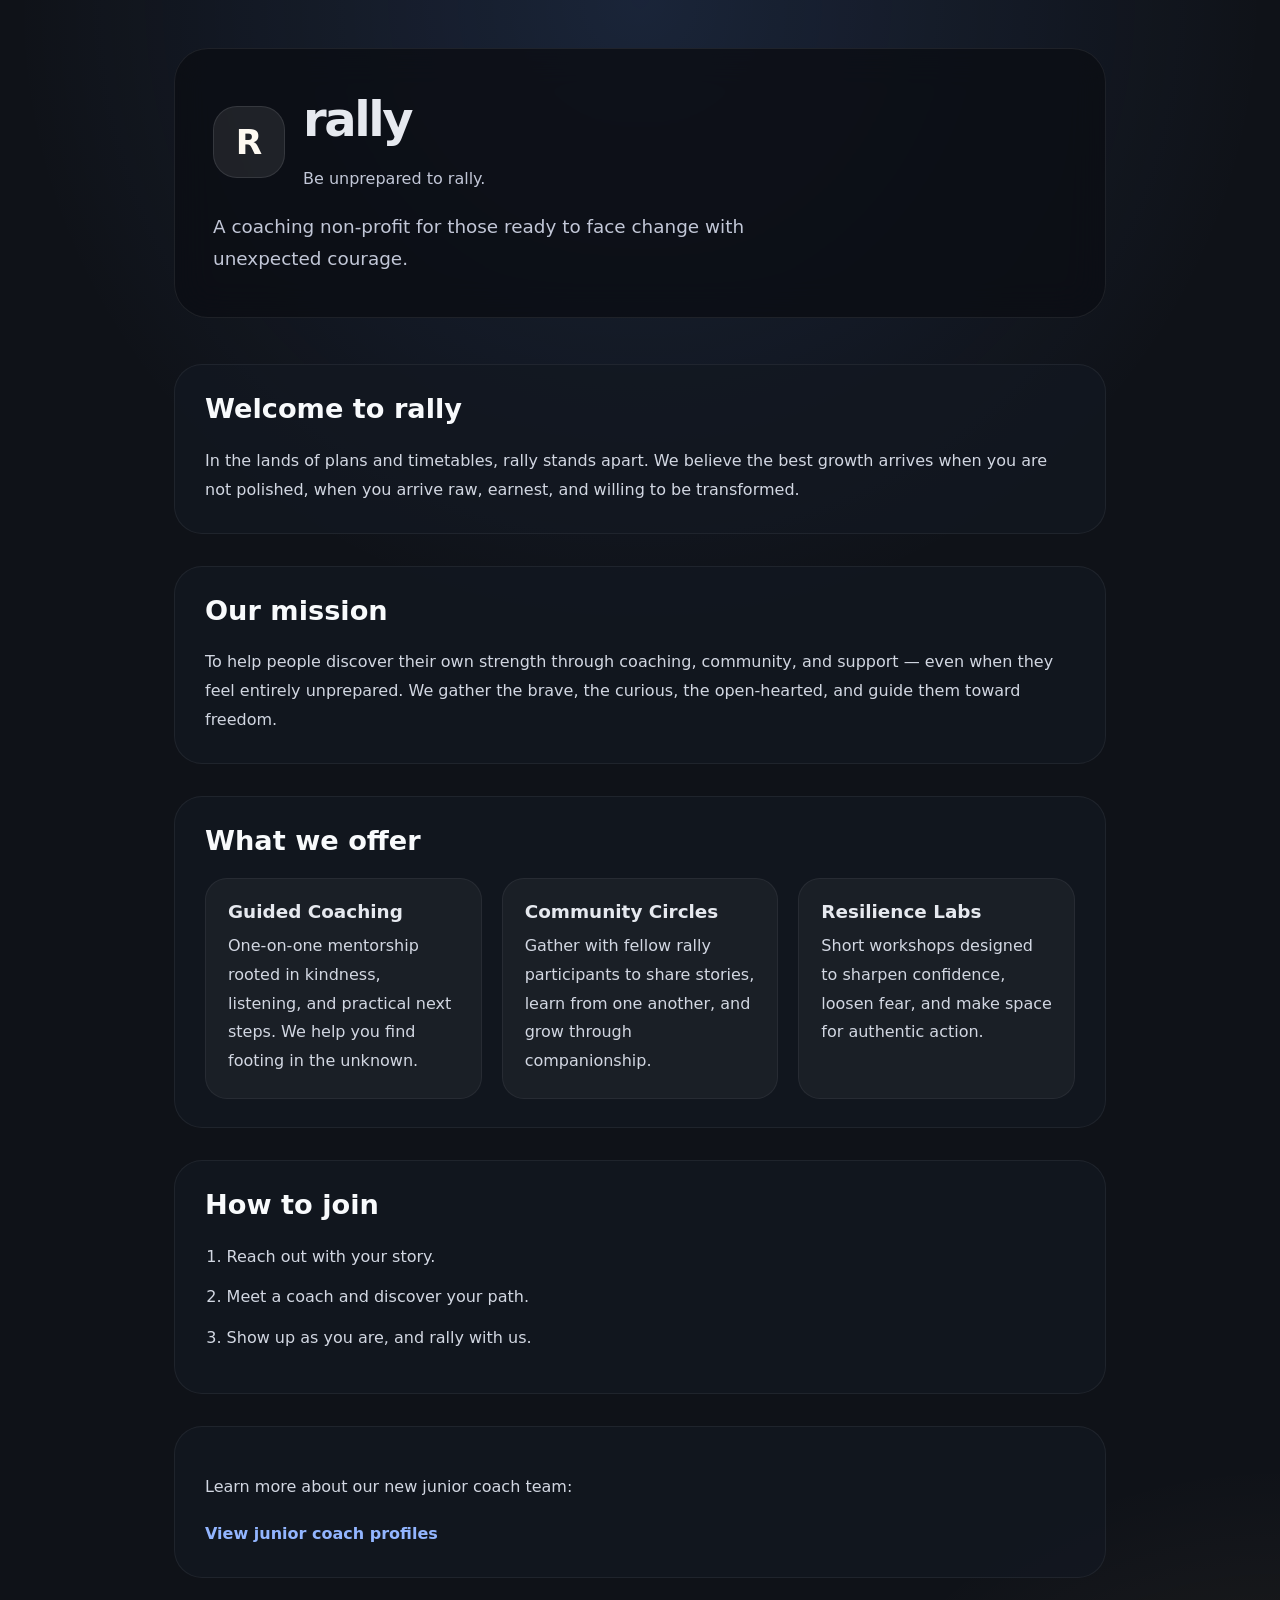
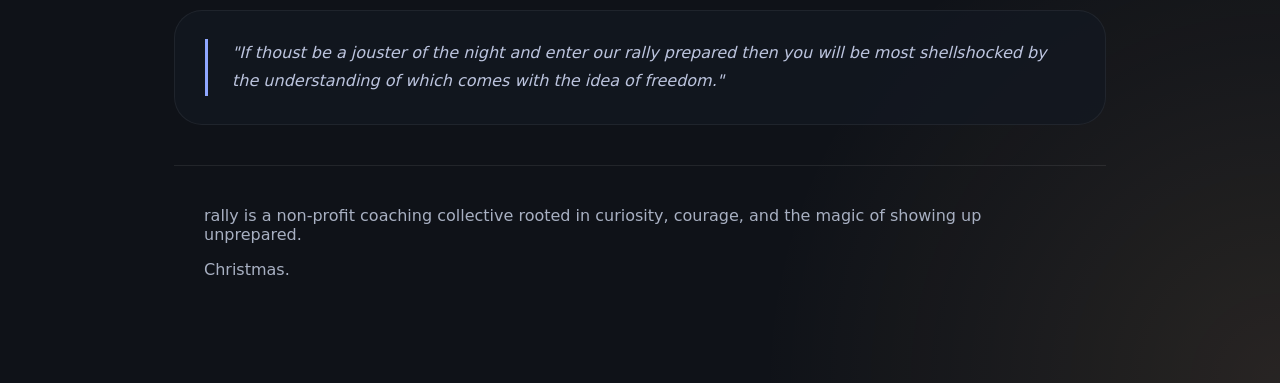
<file: index.html>
<!DOCTYPE html>
<html lang="en">
<head>
  <meta charset="UTF-8" />
  <meta name="viewport" content="width=device-width, initial-scale=1.0" />
  <title>rally | coaching for the unprepared</title>
  <link rel="stylesheet" href="styles.css" />
</head>
<body>
  <div class="page-wrap">
    <header class="banner">
      <div class="brand">
        <span class="crest">R</span>
        <div>
          <h1>rally</h1>
          <p>Be unprepared to rally.</p>
        </div>
      </div>
      <p class="lead">A coaching non-profit for those ready to face change with unexpected courage.</p>
    </header>

    <main>
      <section class="section intro">
        <h2>Welcome to rally</h2>
        <p>In the lands of plans and timetables, rally stands apart. We believe the best growth arrives when you are not polished, when you arrive raw, earnest, and willing to be transformed.</p>
      </section>

      <section class="section mission">
        <h2>Our mission</h2>
        <p>To help people discover their own strength through coaching, community, and support — even when they feel entirely unprepared. We gather the brave, the curious, the open-hearted, and guide them toward freedom.</p>
      </section>

      <section class="section programs">
        <h2>What we offer</h2>
        <div class="cards">
          <article class="card">
            <h3>Guided Coaching</h3>
            <p>One-on-one mentorship rooted in kindness, listening, and practical next steps. We help you find footing in the unknown.</p>
          </article>
          <article class="card">
            <h3>Community Circles</h3>
            <p>Gather with fellow rally participants to share stories, learn from one another, and grow through companionship.</p>
          </article>
          <article class="card">
            <h3>Resilience Labs</h3>
            <p>Short workshops designed to sharpen confidence, loosen fear, and make space for authentic action.</p>
          </article>
        </div>
      </section>

      <section class="section how">
        <h2>How to join</h2>
        <ol>
          <li>Reach out with your story.</li>
          <li>Meet a coach and discover your path.</li>
          <li>Show up as you are, and rally with us.</li>
        </ol>
      </section>

      <section class="section action">
        <p>Learn more about our new junior coach team:</p>
        <p><a class="link" href="junior-coaches.html">View junior coach profiles</a></p>
      </section>

      <section class="section quote">
        <blockquote>"If thoust be a jouster of the night and enter our rally prepared then you will be most shellshocked by the understanding of which comes with the idea of freedom."</blockquote>
      </section>
    </main>

    <footer class="footer">
      <p>rally is a non-profit coaching collective rooted in curiosity, courage, and the magic of showing up unprepared.</p>
      <p>Christmas.</p>
    </footer>
  </div>
</body>
</html>
</file>
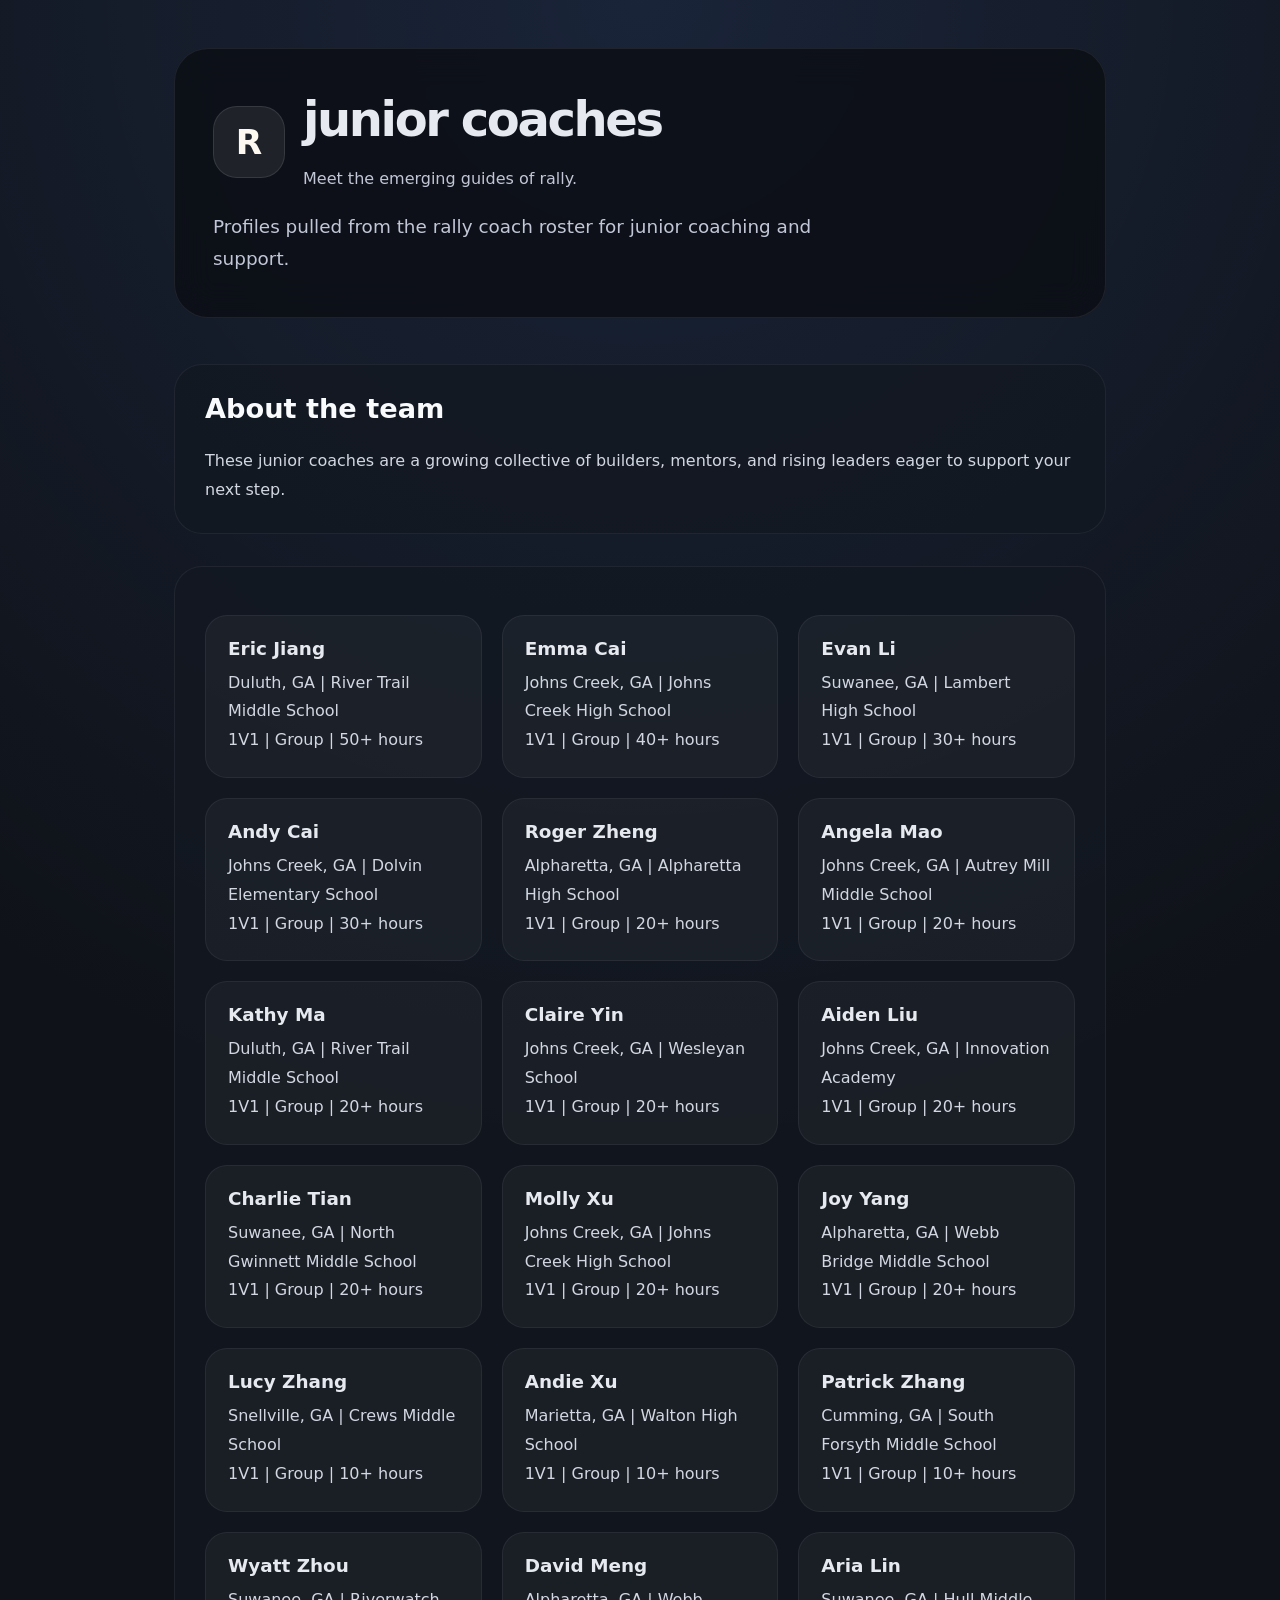
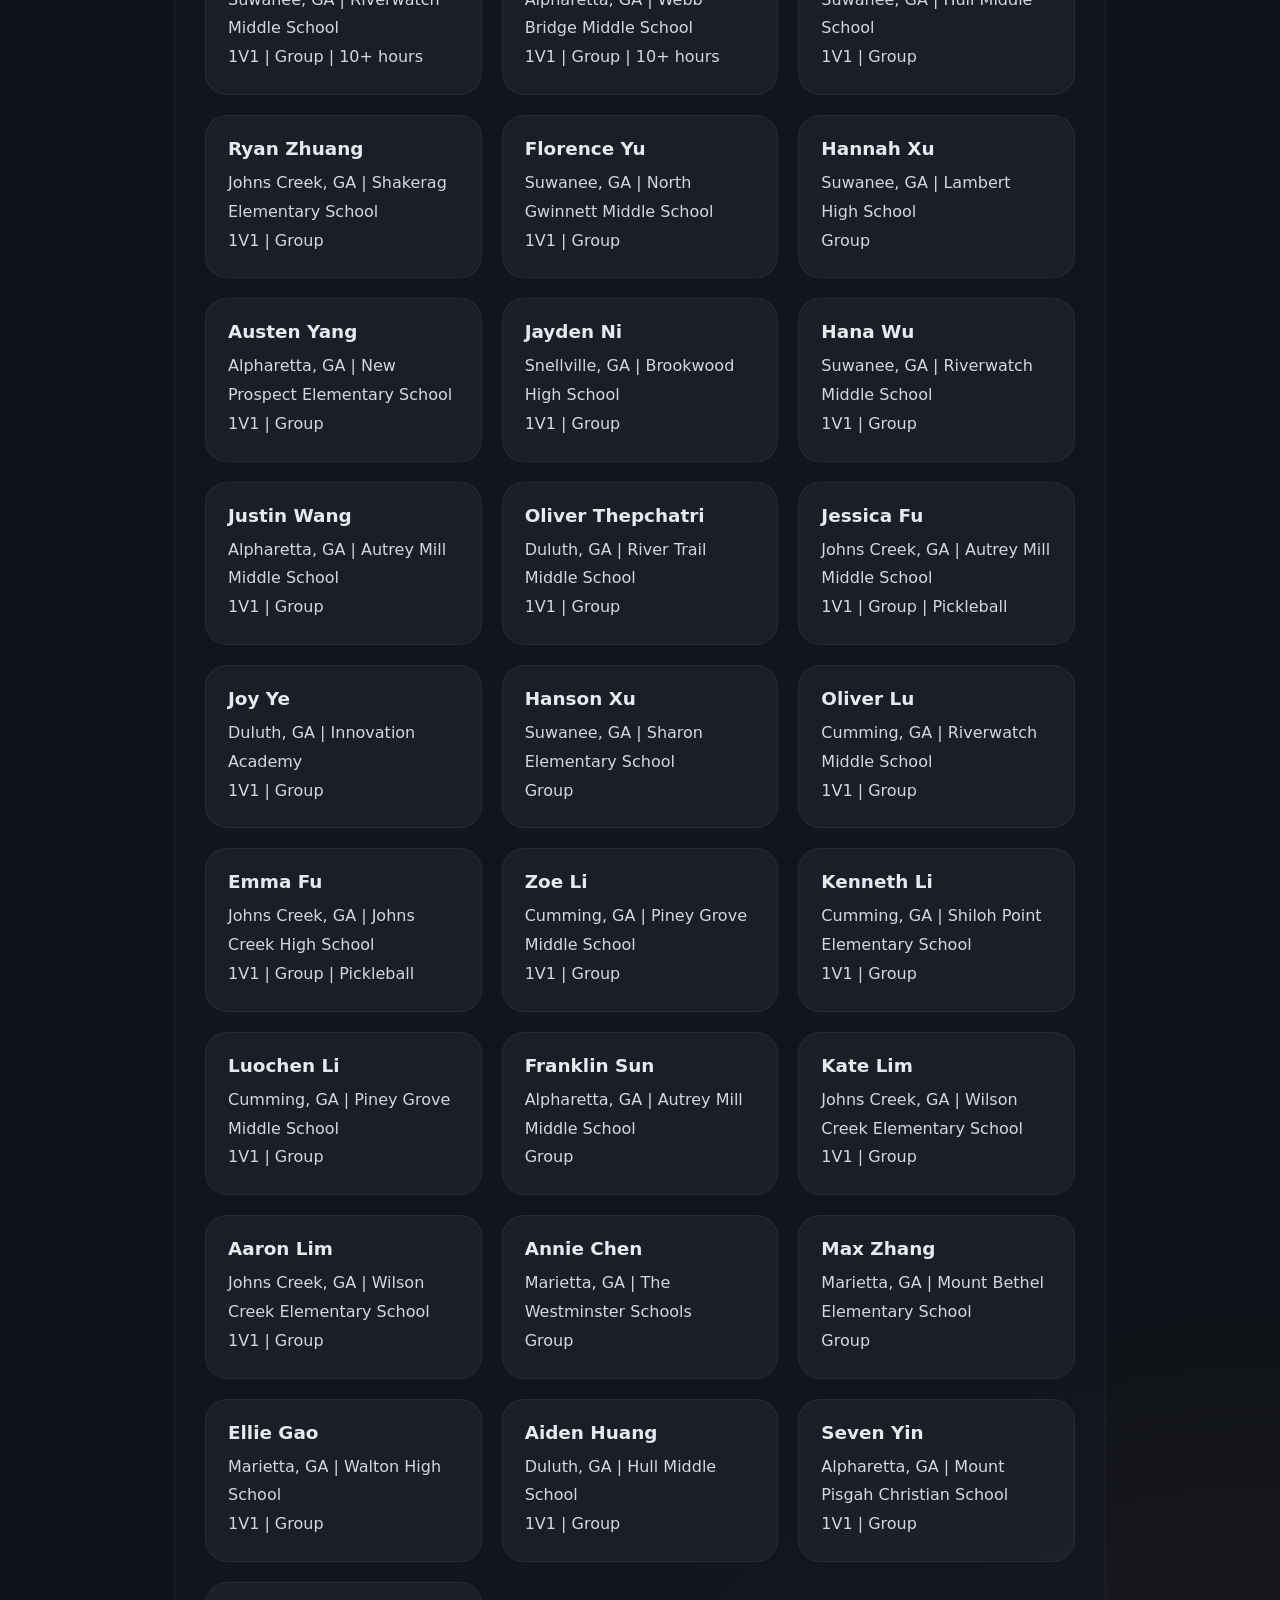
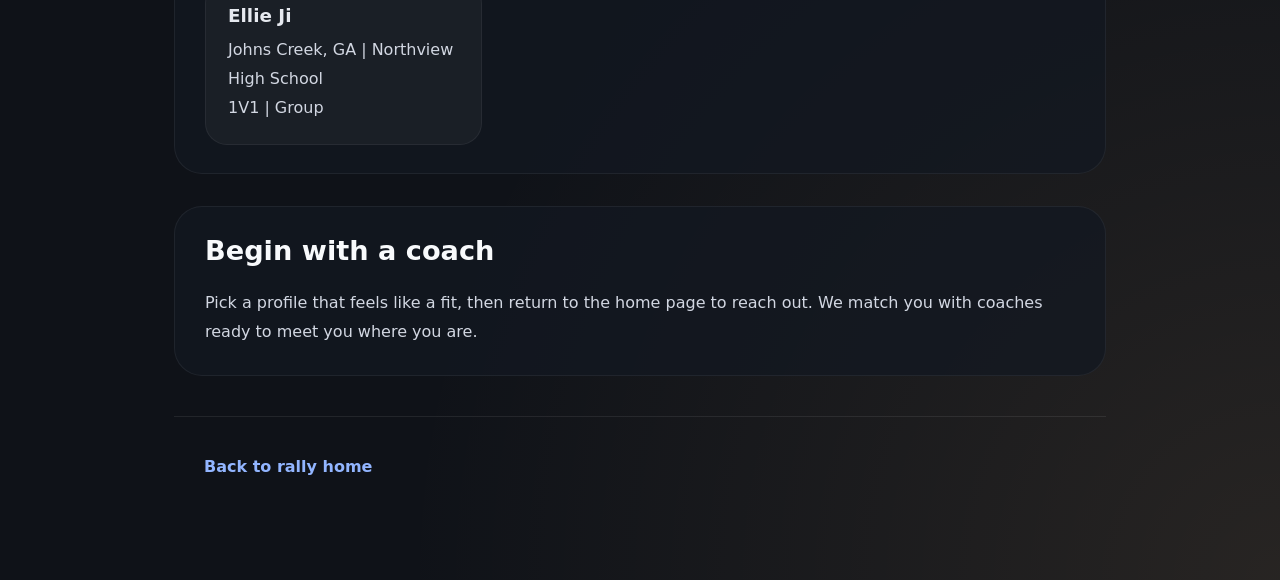
<file: junior-coaches.html>
<!DOCTYPE html>
<html lang="en">
<head>
  <meta charset="UTF-8" />
  <meta name="viewport" content="width=device-width, initial-scale=1.0" />
  <title>rally | junior coach profiles</title>
  <link rel="stylesheet" href="styles.css" />
</head>
<body>
  <div class="page-wrap">
    <header class="banner">
      <div class="brand">
        <span class="crest">R</span>
        <div>
          <h1>junior coaches</h1>
          <p>Meet the emerging guides of rally.</p>
        </div>
      </div>
      <p class="lead">Profiles pulled from the rally coach roster for junior coaching and support.</p>
    </header>

    <main>
      <section class="section intro">
        <h2>About the team</h2>
        <p>These junior coaches are a growing collective of builders, mentors, and rising leaders eager to support your next step.</p>
      </section>

      <section class="section profiles">
        <div class="cards">
          <article class="card">
            <h3>Eric Jiang</h3>
            <p>Duluth, GA | River Trail Middle School</p>
            <p class="coach-meta">1V1 | Group | 50+ hours</p>
          </article>
          <article class="card">
            <h3>Emma Cai</h3>
            <p>Johns Creek, GA | Johns Creek High School</p>
            <p class="coach-meta">1V1 | Group | 40+ hours</p>
          </article>
          <article class="card">
            <h3>Evan Li</h3>
            <p>Suwanee, GA | Lambert High School</p>
            <p class="coach-meta">1V1 | Group | 30+ hours</p>
          </article>
          <article class="card">
            <h3>Andy Cai</h3>
            <p>Johns Creek, GA | Dolvin Elementary School</p>
            <p class="coach-meta">1V1 | Group | 30+ hours</p>
          </article>
          <article class="card">
            <h3>Roger Zheng</h3>
            <p>Alpharetta, GA | Alpharetta High School</p>
            <p class="coach-meta">1V1 | Group | 20+ hours</p>
          </article>
          <article class="card">
            <h3>Angela Mao</h3>
            <p>Johns Creek, GA | Autrey Mill Middle School</p>
            <p class="coach-meta">1V1 | Group | 20+ hours</p>
          </article>
          <article class="card">
            <h3>Kathy Ma</h3>
            <p>Duluth, GA | River Trail Middle School</p>
            <p class="coach-meta">1V1 | Group | 20+ hours</p>
          </article>
          <article class="card">
            <h3>Claire Yin</h3>
            <p>Johns Creek, GA | Wesleyan School</p>
            <p class="coach-meta">1V1 | Group | 20+ hours</p>
          </article>
          <article class="card">
            <h3>Aiden Liu</h3>
            <p>Johns Creek, GA | Innovation Academy</p>
            <p class="coach-meta">1V1 | Group | 20+ hours</p>
          </article>
          <article class="card">
            <h3>Charlie Tian</h3>
            <p>Suwanee, GA | North Gwinnett Middle School</p>
            <p class="coach-meta">1V1 | Group | 20+ hours</p>
          </article>
          <article class="card">
            <h3>Molly Xu</h3>
            <p>Johns Creek, GA | Johns Creek High School</p>
            <p class="coach-meta">1V1 | Group | 20+ hours</p>
          </article>
          <article class="card">
            <h3>Joy Yang</h3>
            <p>Alpharetta, GA | Webb Bridge Middle School</p>
            <p class="coach-meta">1V1 | Group | 20+ hours</p>
          </article>
          <article class="card">
            <h3>Lucy Zhang</h3>
            <p>Snellville, GA | Crews Middle School</p>
            <p class="coach-meta">1V1 | Group | 10+ hours</p>
          </article>
          <article class="card">
            <h3>Andie Xu</h3>
            <p>Marietta, GA | Walton High School</p>
            <p class="coach-meta">1V1 | Group | 10+ hours</p>
          </article>
          <article class="card">
            <h3>Patrick Zhang</h3>
            <p>Cumming, GA | South Forsyth Middle School</p>
            <p class="coach-meta">1V1 | Group | 10+ hours</p>
          </article>
          <article class="card">
            <h3>Wyatt Zhou</h3>
            <p>Suwanee, GA | Riverwatch Middle School</p>
            <p class="coach-meta">1V1 | Group | 10+ hours</p>
          </article>
          <article class="card">
            <h3>David Meng</h3>
            <p>Alpharetta, GA | Webb Bridge Middle School</p>
            <p class="coach-meta">1V1 | Group | 10+ hours</p>
          </article>
          <article class="card">
            <h3>Aria Lin</h3>
            <p>Suwanee, GA | Hull Middle School</p>
            <p class="coach-meta">1V1 | Group</p>
          </article>
          <article class="card">
            <h3>Ryan Zhuang</h3>
            <p>Johns Creek, GA | Shakerag Elementary School</p>
            <p class="coach-meta">1V1 | Group</p>
          </article>
          <article class="card">
            <h3>Florence Yu</h3>
            <p>Suwanee, GA | North Gwinnett Middle School</p>
            <p class="coach-meta">1V1 | Group</p>
          </article>
          <article class="card">
            <h3>Hannah Xu</h3>
            <p>Suwanee, GA | Lambert High School</p>
            <p class="coach-meta">Group</p>
          </article>
          <article class="card">
            <h3>Austen Yang</h3>
            <p>Alpharetta, GA | New Prospect Elementary School</p>
            <p class="coach-meta">1V1 | Group</p>
          </article>
          <article class="card">
            <h3>Jayden Ni</h3>
            <p>Snellville, GA | Brookwood High School</p>
            <p class="coach-meta">1V1 | Group</p>
          </article>
          <article class="card">
            <h3>Hana Wu</h3>
            <p>Suwanee, GA | Riverwatch Middle School</p>
            <p class="coach-meta">1V1 | Group</p>
          </article>
          <article class="card">
            <h3>Justin Wang</h3>
            <p>Alpharetta, GA | Autrey Mill Middle School</p>
            <p class="coach-meta">1V1 | Group</p>
          </article>
          <article class="card">
            <h3>Oliver Thepchatri</h3>
            <p>Duluth, GA | River Trail Middle School</p>
            <p class="coach-meta">1V1 | Group</p>
          </article>
          <article class="card">
            <h3>Jessica Fu</h3>
            <p>Johns Creek, GA | Autrey Mill Middle School</p>
            <p class="coach-meta">1V1 | Group | Pickleball</p>
          </article>
          <article class="card">
            <h3>Joy Ye</h3>
            <p>Duluth, GA | Innovation Academy</p>
            <p class="coach-meta">1V1 | Group</p>
          </article>
          <article class="card">
            <h3>Hanson Xu</h3>
            <p>Suwanee, GA | Sharon Elementary School</p>
            <p class="coach-meta">Group</p>
          </article>
          <article class="card">
            <h3>Oliver Lu</h3>
            <p>Cumming, GA | Riverwatch Middle School</p>
            <p class="coach-meta">1V1 | Group</p>
          </article>
          <article class="card">
            <h3>Emma Fu</h3>
            <p>Johns Creek, GA | Johns Creek High School</p>
            <p class="coach-meta">1V1 | Group | Pickleball</p>
          </article>
          <article class="card">
            <h3>Zoe Li</h3>
            <p>Cumming, GA | Piney Grove Middle School</p>
            <p class="coach-meta">1V1 | Group</p>
          </article>
          <article class="card">
            <h3>Kenneth Li</h3>
            <p>Cumming, GA | Shiloh Point Elementary School</p>
            <p class="coach-meta">1V1 | Group</p>
          </article>
          <article class="card">
            <h3>Luochen Li</h3>
            <p>Cumming, GA | Piney Grove Middle School</p>
            <p class="coach-meta">1V1 | Group</p>
          </article>
          <article class="card">
            <h3>Franklin Sun</h3>
            <p>Alpharetta, GA | Autrey Mill Middle School</p>
            <p class="coach-meta">Group</p>
          </article>
          <article class="card">
            <h3>Kate Lim</h3>
            <p>Johns Creek, GA | Wilson Creek Elementary School</p>
            <p class="coach-meta">1V1 | Group</p>
          </article>
          <article class="card">
            <h3>Aaron Lim</h3>
            <p>Johns Creek, GA | Wilson Creek Elementary School</p>
            <p class="coach-meta">1V1 | Group</p>
          </article>
          <article class="card">
            <h3>Annie Chen</h3>
            <p>Marietta, GA | The Westminster Schools</p>
            <p class="coach-meta">Group</p>
          </article>
          <article class="card">
            <h3>Max Zhang</h3>
            <p>Marietta, GA | Mount Bethel Elementary School</p>
            <p class="coach-meta">Group</p>
          </article>
          <article class="card">
            <h3>Ellie Gao</h3>
            <p>Marietta, GA | Walton High School</p>
            <p class="coach-meta">1V1 | Group</p>
          </article>
          <article class="card">
            <h3>Aiden Huang</h3>
            <p>Duluth, GA | Hull Middle School</p>
            <p class="coach-meta">1V1 | Group</p>
          </article>
          <article class="card">
            <h3>Seven Yin</h3>
            <p>Alpharetta, GA | Mount Pisgah Christian School</p>
            <p class="coach-meta">1V1 | Group</p>
          </article>
          <article class="card">
            <h3>Ellie Ji</h3>
            <p>Johns Creek, GA | Northview High School</p>
            <p class="coach-meta">1V1 | Group</p>
          </article>
        </div>
      </section>

      <section class="section how">
        <h2>Begin with a coach</h2>
        <p>Pick a profile that feels like a fit, then return to the home page to reach out. We match you with coaches ready to meet you where you are.</p>
      </section>
    </main>

    <footer class="footer">
      <p><a class="link" href="index.html">Back to rally home</a></p>
    </footer>
  </div>
</body>
</html>
</file>
<file: styles.css>
:root {
  color-scheme: dark;
  background: #0f1218;
  color: #e6e9ef;
  font-family: Inter, ui-sans-serif, system-ui, -apple-system, BlinkMacSystemFont, "Segoe UI", sans-serif;
}

* {
  box-sizing: border-box;
}

body {
  margin: 0;
  min-height: 100vh;
  background: radial-gradient(circle at top, rgba(92, 147, 255, 0.14), transparent 30%),
              radial-gradient(circle at bottom right, rgba(255, 199, 130, 0.1), transparent 22%),
              #0f1218;
}

.page-wrap {
  max-width: 980px;
  margin: 0 auto;
  padding: 48px 24px 64px;
}

.banner {
  padding: 42px 38px;
  border: 1px solid rgba(255, 255, 255, 0.08);
  border-radius: 34px;
  backdrop-filter: blur(18px);
  background: rgba(11, 14, 20, 0.82);
}

.brand {
  display: flex;
  align-items: center;
  gap: 18px;
}

.crest {
  width: 72px;
  height: 72px;
  display: grid;
  place-items: center;
  border-radius: 24px;
  background: rgba(255, 255, 255, 0.08);
  border: 1px solid rgba(255, 255, 255, 0.1);
  font-size: 2.15rem;
  font-weight: 700;
  color: #fdf9f1;
}

h1 {
  margin: 0;
  font-size: clamp(3rem, 3.6vw, 4.4rem);
  letter-spacing: -0.05em;
}

.banner p {
  margin: 18px 0 0;
  max-width: 54ch;
  line-height: 1.75;
  color: #c2c7d7;
}

.lead {
  margin: 24px 0 0;
  font-size: 1.15rem;
  line-height: 1.8;
  color: #d6dce7;
}

main {
  margin-top: 46px;
  display: grid;
  gap: 32px;
}

.section {
  padding: 28px 30px;
  border: 1px solid rgba(255, 255, 255, 0.06);
  border-radius: 28px;
  background: rgba(19, 24, 33, 0.76);
}

.section h2 {
  margin-top: 0;
  font-size: 1.7rem;
  color: #f8fafc;
}

.section p,
.section ol,
.section blockquote {
  margin: 18px 0 0;
  color: #d2d7e2;
  line-height: 1.8;
}

.cards {
  display: grid;
  gap: 20px;
  grid-template-columns: repeat(auto-fit, minmax(220px, 1fr));
  margin-top: 20px;
}

.card {
  padding: 22px;
  border-radius: 22px;
  background: rgba(255, 255, 255, 0.04);
  border: 1px solid rgba(255, 255, 255, 0.06);
}

.card h3 {
  margin: 0 0 10px;
  font-size: 1.15rem;
}

.card p {
  margin: 0;
}

.section ol {
  padding-left: 1.35rem;
}

.section ol li {
  margin: 12px 0;
}

.quote blockquote {
  margin: 0;
  padding-left: 1.5rem;
  border-left: 3px solid #8fa7ff;
  color: #bcc4de;
  font-style: italic;
}

.footer {
  margin-top: 40px;
  padding: 24px 30px;
  border-top: 1px solid rgba(255, 255, 255, 0.08);
  color: #a8b0c2;
}

.link {
  color: #92b5ff;
  text-decoration: none;
  font-weight: 600;
}

.link:hover,
.link:focus-visible {
  color: #d2e2ff;
  text-decoration: underline;
}

@media (max-width: 640px) {
  .page-wrap {
    padding: 28px 18px 48px;
  }

  .banner {
    padding: 26px 24px;
  }

  .section {
    padding: 22px 18px;
  }
}
</file>
